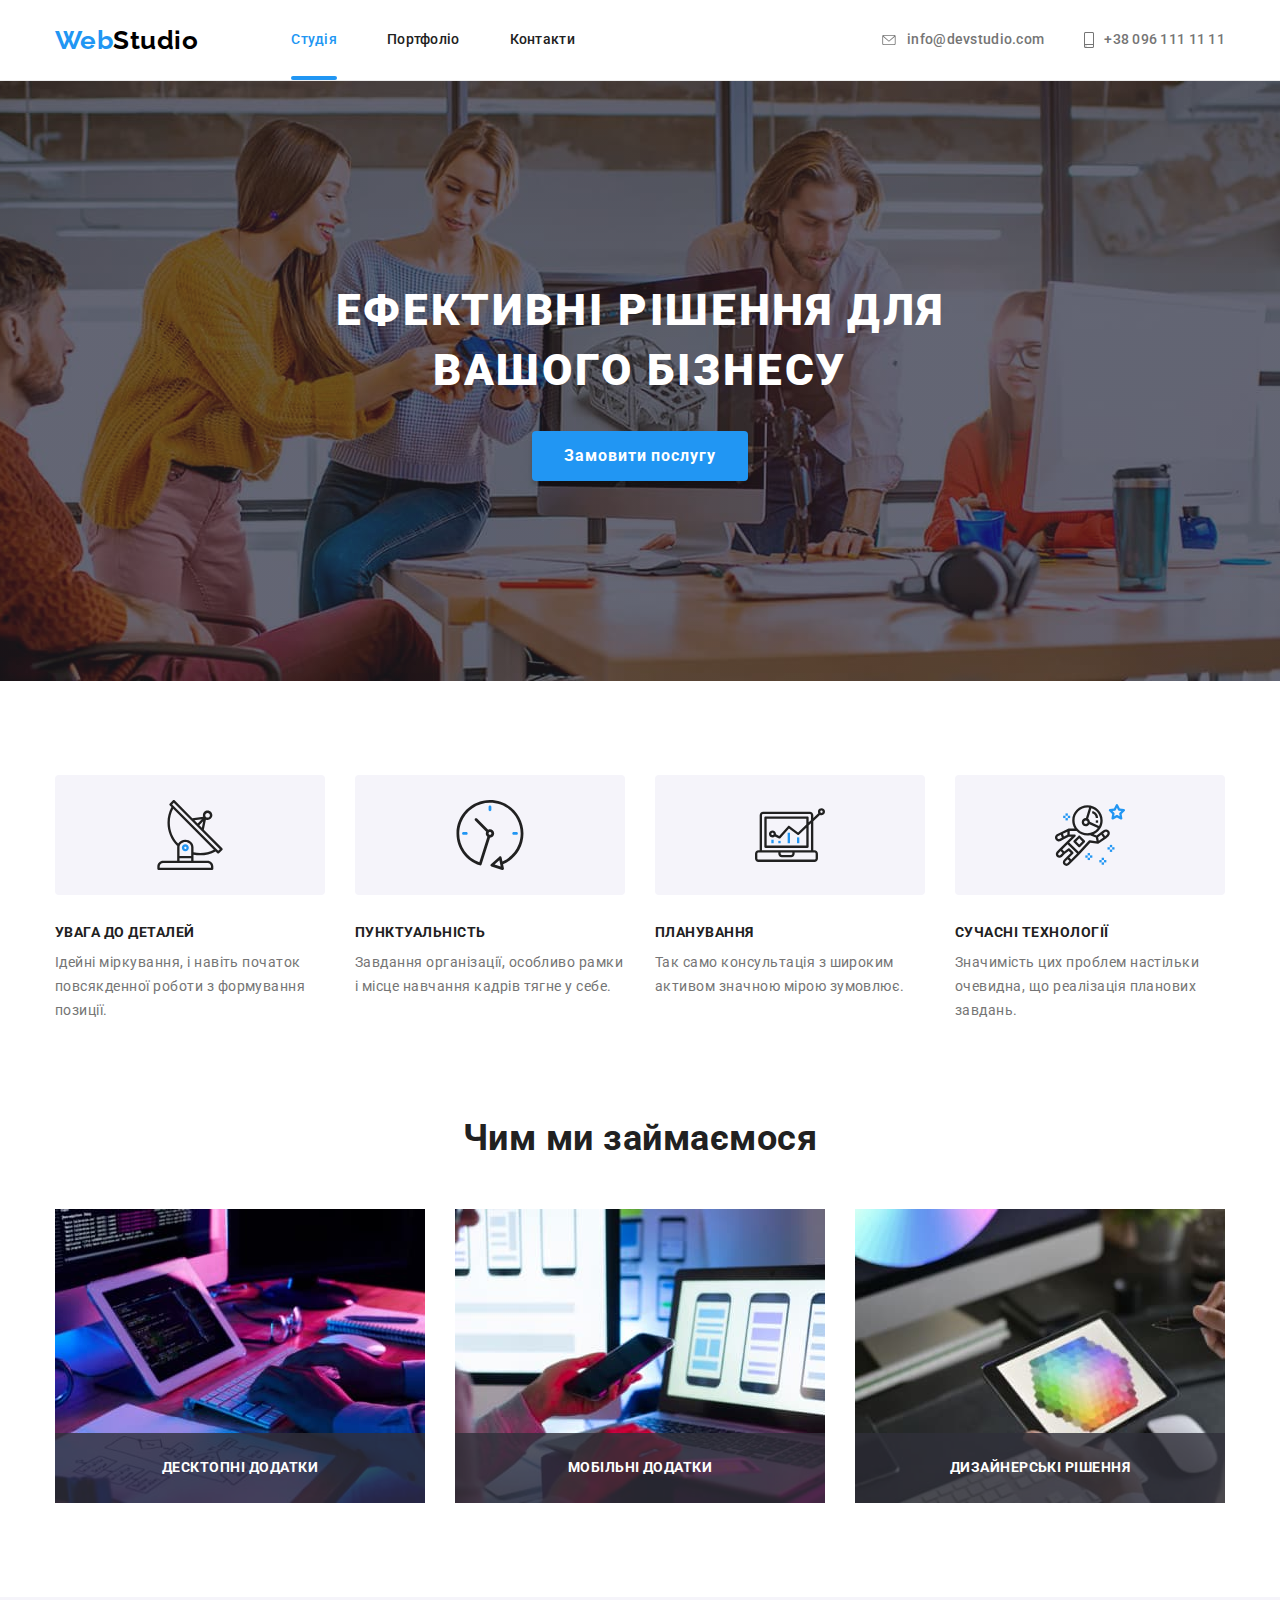
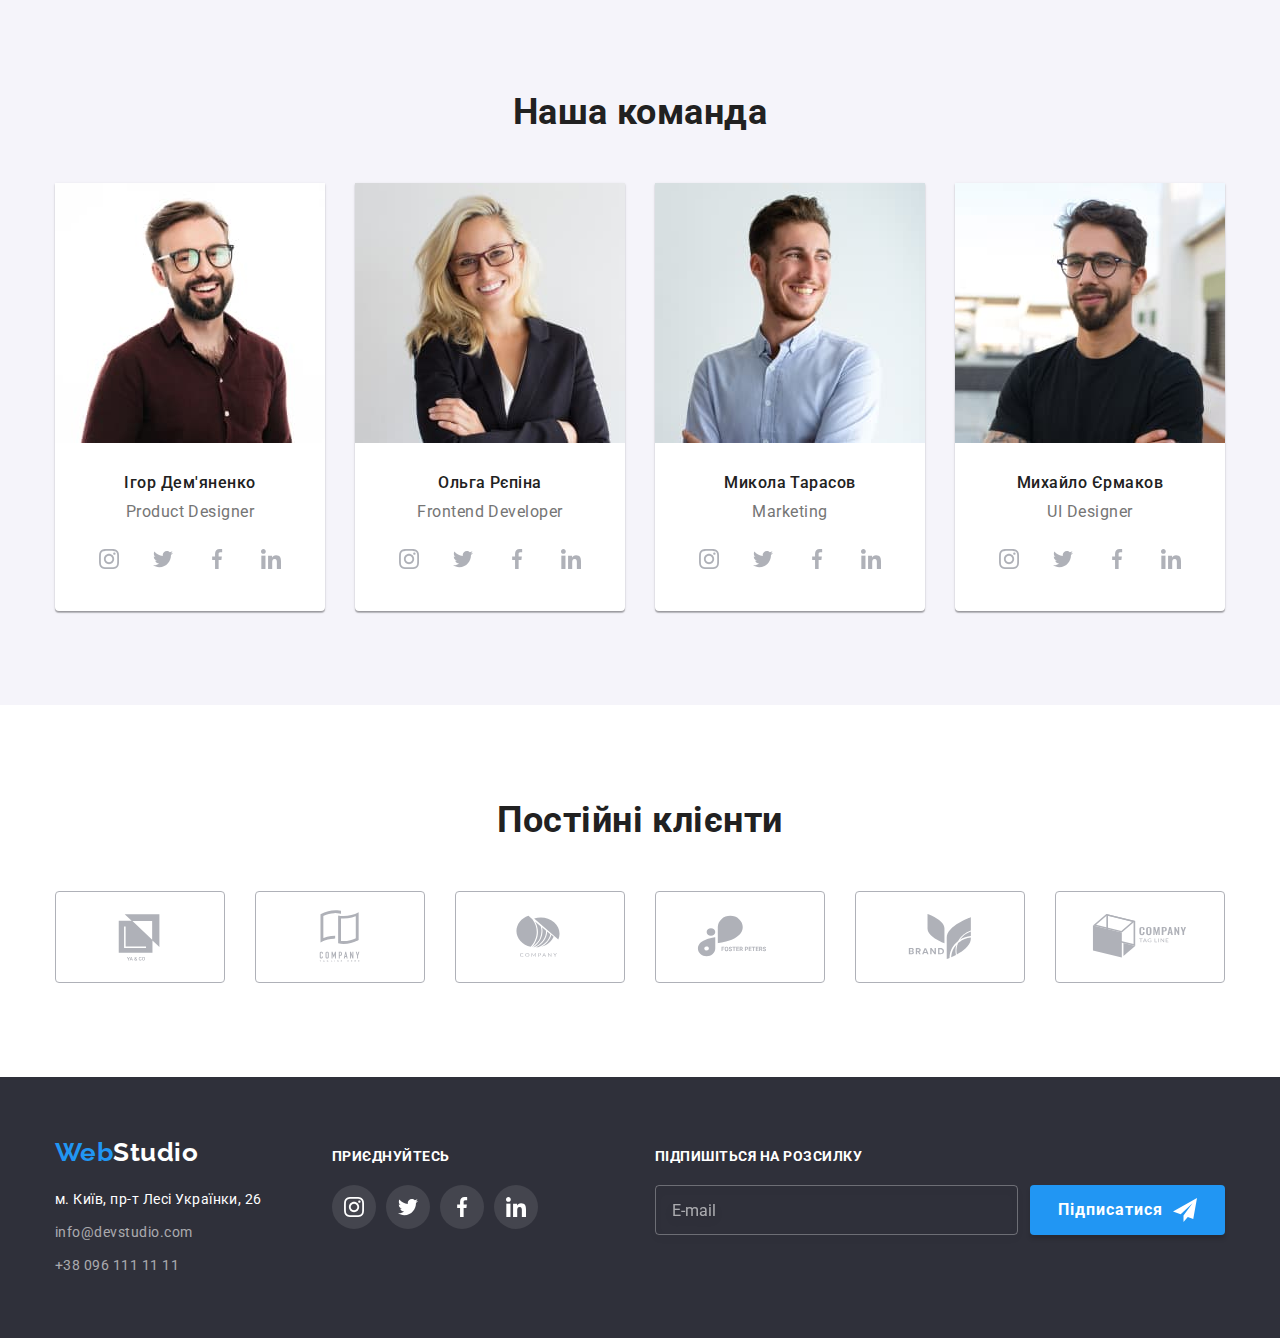
<file: index.html>
<!DOCTYPE html>
<html lang="uk">

<head>
  <meta charset="UTF-8" />
  <meta http-equiv="X-UA-Compatible" content="IE=edge" />
  <meta name="viewport" content="width=device-width, initial-scale=1.0" />
  <title>WebStudio</title>
  <link rel="preconnect" href="https://fonts.googleapis.com" />
  <link rel="preconnect" href="https://fonts.gstatic.com" crossorigin />
  <link href="https://fonts.googleapis.com/css2?family=Raleway:wght@700&family=Roboto:wght@400;500;700;900&display=swap"
    rel="stylesheet" />
  <link rel="stylesheet" href="https://cdn.jsdelivr.net/npm/modern-normalize@1.1.0/modern-normalize.min.css" />
  <link rel="stylesheet" href="./css/main.min.css" />
</head>

<body>
  <header>
    <div class="header container">
      <nav class="nav">
        <a class="logo link" href="./index.html"><span class="logo-element">Web</span>Studio</a>
        <ul class="menu list">
          <li class="menu-item">
            <a class="menu-element link active" href="./index.html">Студія</a>
          </li>
          <li class="menu-item">
            <a class="menu-element link" href="./portfolio.html">Портфоліо</a>
          </li>
          <li class="menu-item"><a class="menu-element link" href="./">Контакти</a></li>
        </ul>
        <ul class="header-contacts list">
          <li class="header-contacts-item">
            <a class="header-contacts-element link" href="mailto:info@devstudio.com">
              <svg class="header-contacts-icon" width="16" height="10">
                <use href="./images/icons.svg#icon-envelope" width="16px" height="10px"></use>
              </svg>
              info@devstudio.com</a>
          </li>
          <li class="header-contacts-item">
            <a class="header-contacts-element link" href="tel:+380961111111">
              <svg class="header-contacts-icon" width="10" height="16">
                <use href="./images/icons.svg#icon-smartphone" width="10px" height="16px"></use>
              </svg>
              +38 096 111 11 11</a>
          </li>
        </ul>
      </nav>
      <button type="button" class="mobile-menu-open" data-menu-open>
        <svg class="mobile-menu-open__icon" width="40" height="40">
          <use href="./images/icons.svg#icon-burger"></use>
        </svg>
      </button>
    </div>
    <div class="mobile-menu" data-menu>
      <div class="container mobile-menu-container">
        <nav class="mobile-nav">
          <ul class="mobile-nav__list list">
            <li class="mobile-nav__item">
              <a class="mobile-nav__element link active" href="./index.html">Студія</a>
            </li>
            <li class="mobile-nav__item">
              <a class="mobile-nav__element link" href="./portfolio.html">Портфоліо</a>
            </li>
            <li class="mobile-nav__item">
              <a class="mobile-nav__element link" href="./">Контакти</a>
            </li>
          </ul>
        </nav>
        <div class="mobile-menu__wrapper">
          <ul class="mobile-menu-list list">
            <li class="mobile-menu-list__item">
              <ul class="mobile-menu-contacts list">
                <li class="mobile-menu-contacts__item">
                  <a class="mobile-menu-contacts__tel link" href="tel:+380961111111">+38 096 111 11 11</a>
                </li>
                <li class="mobile-menu-contacts__item">
                  <a class="mobile-menu-contacts__email link" href="mailto:info@devstudio.com">info@devstudio.com</a>
                </li>
              </ul>
            </li>
            <li class="mobile-menu-list__item">
              <ul class="mobile-menu-social list">
                <li class="mobile-menu-social__item">
                  <a class="mobile-menu-social__link link" href="./">Instagram</a>
                </li>
                <li class="mobile-menu-social__item">
                  <a class="mobile-menu-social__link link" href="./">Twitter</a>
                </li>
                <li class="mobile-menu-social__item">
                  <a class="mobile-menu-social__link link" href="./">Facebook</a>
                </li>
                <li class="mobile-menu-social__item">
                  <a class="mobile-menu-social__link link" href="./">LinkedIn</a>
                </li>
              </ul>
            </li>
          </ul>
        </div>

        <button class="mobile-menu__close-btn" data-menu-close>
          <svg class="mobile-menu__close-icon" width="30" height="30">
            <use href="./images/icons.svg#icon-modal-close"></use>
          </svg>
        </button>
      </div>
    </div>
  </header>
  <main>
    <!-- HERO -->
    <section>
      <div class="hero">
        <h1 class="hero-title">Ефективні рішення для вашого бізнесу</h1>
        <button class="hero-btn" type="button" data-modal-open>Замовити послугу</button>
      </div>
    </section>

    <!-- FEATURES -->
    <section class="section features">
      <div class="container">
        <h2 class="features-title visually-hidden">Особливості</h2>
        <ul class="features-list list">
          <li class="features-list-item">
            <div class="features-icon-wrapper">
              <svg class="features-icon" width="70" height="70">
                <use href="./images/icons.svg#icon-antenna"></use>
              </svg>
            </div>
            <h3 class="features-description-title">УВАГА ДО ДЕТАЛЕЙ</h3>
            <p class="features-description">
              Ідейні міркування, і навіть початок повсякденної роботи з формування позиції.
            </p>
          </li>
          <li class="features-list-item">
            <div class="features-icon-wrapper">
              <svg class="features-icon" width="70" height="70">
                <use href="./images/icons.svg#icon-clock"></use>
              </svg>
            </div>
            <h3 class="features-description-title">ПУНКТУАЛЬНІСТЬ</h3>
            <p class="features-description">
              Завдання організації, особливо рамки і місце навчання кадрів тягне у себе.
            </p>
          </li>
          <li class="features-list-item">
            <div class="features-icon-wrapper">
              <svg class="features-icon" width="70" height="70">
                <use href="./images/icons.svg#icon-diagram"></use>
              </svg>
            </div>
            <h3 class="features-description-title">ПЛАНУВАННЯ</h3>
            <p class="features-description">
              Так само консультація з широким активом значною мірою зумовлює.
            </p>
          </li>
          <li class="features-list-item">
            <div class="features-icon-wrapper">
              <svg class="features-icon" width="70" height="70">
                <use href="./images/icons.svg#icon-astronaut"></use>
              </svg>
            </div>
            <h3 class="features-description-title">СУЧАСНІ ТЕХНОЛОГІЇ</h3>
            <p class="features-description">
              Значимість цих проблем настільки очевидна, що реалізація планових завдань.
            </p>
          </li>
        </ul>
      </div>
    </section>

    <!-- WORK -->
    <section class="section work">
      <div class="container">
        <h2 class="work-title title">Чим ми займаємося</h2>
        <ul class="work-list list">
          <li class="work-list-item">
            <picture>
              <source srcset="./images/work/work1.jpg 1x, ./images/work/work1@2x.jpg 2x" media="(min-width: 1200px)" />
              <img class="work-list-img" src="./images/work/work1.jpg" alt="Десктопні додатки" width="370"
                height="294" />
            </picture>
            <p class="work-list-description">Десктопні додатки</p>
          </li>
          <li class="work-list-item">
            <picture>
              <source srcset="./images/work/work2.jpg 1x, ./images/work/work2@2x.jpg 2x" media="(min-width: 1200px)" />
              <img class="work-list-img" src="./images/work/work2.jpg" alt="Мобільні додатки" width="370"
                height="294" />
            </picture>
            <p class="work-list-description">Мобільні додатки</p>
          </li>
          <li class="work-list-item">
            <picture>
              <source srcset="./images/work/work3.jpg 1x, ./images/work/work3@2x.jpg 2x" media="(min-width: 1200px)" />
              <img class="work-list-img" src="./images/work/work3.jpg" alt="Дизайнерські рішення" width="370"
                height="294" />
            </picture>
            <p class="work-list-description">Дизайнерські рішення</p>
          </li>
        </ul>
      </div>
    </section>

    <!-- TEAM -->
    <section class="section team">
      <div class="container">
        <h2 class="team-title title">Наша команда</h2>
        <ul class="team-list list">
          <li class="team-member">
            <picture>
              <source srcset="
                    ./images/team/demyanenko-desktop.jpg    1x,
                    ./images/team/demyanenko-desktop@2x.jpg 2x
                  " media="(min-width: 1200px)" />
              <source srcset="
                    ./images/team/demyanenko-tablet.jpg    1x,
                    ./images/team/demyanenko-tablet@2x.jpg 2x
                  " media="(min-width: 768px)" />
              <source srcset="
                    ./images/team/demyanenko-mobile@2x.jpg 2x,
                    ./images/team/demyanenko-mobile.jpg    1x
                  " media="(max-width: 767px)" />
              <img class="team-member-photo" src="./images/team/demyanenko-mobile.jpg"
                src="./images/team/demyanenko-desktop.jpg" alt="Ігор Дем'яненко" />
            </picture>
            <h3 class="team-member-name">Ігор Дем'яненко</h3>
            <p class="team-member-position" lang="en">Product Designer</p>
            <ul class="social-list list">
              <li class="social-list-item">
                <a href="" class="social-list-link">
                  <svg class="social-list-icon" width="20" height="20">
                    <use href="./images/icons.svg#icon-instagram"></use>
                  </svg>
                </a>
              </li>
              <li class="social-list-item">
                <a href="" class="social-list-link">
                  <svg class="social-list-icon" width="20" height="20">
                    <use href="./images/icons.svg#icon-twitter"></use>
                  </svg>
                </a>
              </li>
              <li class="social-list-item">
                <a href="" class="social-list-link">
                  <svg class="social-list-icon" width="20" height="20">
                    <use href="./images/icons.svg#icon-facebook"></use>
                  </svg>
                </a>
              </li>
              <li class="social-list-item">
                <a href="" class="social-list-link">
                  <svg class="social-list-icon" width="20" height="20">
                    <use href="./images/icons.svg#icon-linkedin"></use>
                  </svg>
                </a>
              </li>
            </ul>
          </li>
          <li class="team-member">
            <picture>
              <source srcset="
                    ./images/team/repina-desktop.jpg    1x,
                    ./images/team/repina-desktop@2x.jpg 2x
                  " media="(min-width: 1200px)" />
              <source srcset="./images/team/repina-tablet.jpg 1x, ./images/team/repina-tablet@2x.jpg 2x"
                media="(min-width: 768px)" />
              <source srcset="./images/team/repina-mobile@2x.jpg 2x, ./images/team/repina-mobile.jpg 1x"
                media="(max-width: 767px)" />
              <img class="team-member-photo" src="./images/team/repina-mobile.jpg" alt="Ольга Рєпіна" />
            </picture>
            <h3 class="team-member-name">Ольга Рєпіна</h3>
            <p class="team-member-position" lang="en">Frontend Developer</p>
            <ul class="social-list list">
              <li class="social-list-item">
                <a href="" class="social-list-link">
                  <svg class="social-list-icon" width="20" height="20">
                    <use href="./images/icons.svg#icon-instagram"></use>
                  </svg>
                </a>
              </li>
              <li class="social-list-item">
                <a href="" class="social-list-link">
                  <svg class="social-list-icon" width="20" height="20">
                    <use href="./images/icons.svg#icon-twitter"></use>
                  </svg>
                </a>
              </li>
              <li class="social-list-item">
                <a href="" class="social-list-link">
                  <svg class="social-list-icon" width="20" height="20">
                    <use href="./images/icons.svg#icon-facebook"></use>
                  </svg>
                </a>
              </li>
              <li class="social-list-item">
                <a href="" class="social-list-link">
                  <svg class="social-list-icon" width="20" height="20">
                    <use href="./images/icons.svg#icon-linkedin"></use>
                  </svg>
                </a>
              </li>
            </ul>
          </li>
          <li class="team-member">
            <picture>
              <source srcset="
                    ./images/team/tarasov-desktop.jpg    1x,
                    ./images/team/tarasov-desktop@2x.jpg 2x
                  " media="(min-width: 1200px)" />
              <source srcset="
                    ./images/team/tarasov-tablet.jpg    1x,
                    ./images/team/tarasov-tablet@2x.jpg 2x
                  " media="(min-width: 768px)" />
              <source srcset="
                    ./images/team/tarasov-mobile@2x.jpg 2x,
                    ./images/team/tarasov-mobile.jpg    1x
                  " media="(max-width: 767px)" />
              <img class="team-member-photo" src="./images/team/tarasov-mobile.jpg" alt="Микола Тарасов" />
            </picture>

            <h3 class="team-member-name">Микола Тарасов</h3>
            <p class="team-member-position" lang="en">Marketing</p>
            <ul class="social-list list">
              <li class="social-list-item">
                <a href="" class="social-list-link">
                  <svg class="social-list-icon" width="20" height="20">
                    <use href="./images/icons.svg#icon-instagram"></use>
                  </svg>
                </a>
              </li>
              <li class="social-list-item">
                <a href="" class="social-list-link">
                  <svg class="social-list-icon" width="20" height="20">
                    <use href="./images/icons.svg#icon-twitter"></use>
                  </svg>
                </a>
              </li>
              <li class="social-list-item">
                <a href="" class="social-list-link">
                  <svg class="social-list-icon" width="20" height="20">
                    <use href="./images/icons.svg#icon-facebook"></use>
                  </svg>
                </a>
              </li>
              <li class="social-list-item">
                <a href="" class="social-list-link">
                  <svg class="social-list-icon" width="20" height="20">
                    <use href="./images/icons.svg#icon-linkedin"></use>
                  </svg>
                </a>
              </li>
            </ul>
          </li>
          <li class="team-member">
            <picture>
              <source srcset="
                    ./images/team/ermakov-desktop.jpg    1x,
                    ./images/team/ermakov-desktop@2x.jpg 2x
                  " media="(min-width: 1200px)" />
              <source srcset="
                    ./images/team/ermakov-tablet.jpg    1x,
                    ./images/team/ermakov-tablet@2x.jpg 2x
                  " media="(min-width: 768px)" />
              <source srcset="
                    ./images/team/ermakov-mobile@2x.jpg 2x,
                    ./images/team/ermakov-mobile.jpg    1x
                  " media="(max-width: 767px)" />
              <img class="team-member-photo" src="./images/team/ermakov-mobile.jpg" alt="Михайло Єрмаков" />
            </picture>
            <h3 class="team-member-name">Михайло Єрмаков</h3>
            <p class="team-member-position" lang="en">UI Designer</p>
            <ul class="social-list list">
              <li class="social-list-item">
                <a href="" class="social-list-link">
                  <svg class="social-list-icon" width="20" height="20">
                    <use href="./images/icons.svg#icon-instagram"></use>
                  </svg>
                </a>
              </li>
              <li class="social-list-item">
                <a href="" class="social-list-link">
                  <svg class="social-list-icon" width="20" height="20">
                    <use href="./images/icons.svg#icon-twitter"></use>
                  </svg>
                </a>
              </li>
              <li class="social-list-item">
                <a href="" class="social-list-link">
                  <svg class="social-list-icon" width="20" height="20">
                    <use href="./images/icons.svg#icon-facebook"></use>
                  </svg>
                </a>
              </li>
              <li class="social-list-item">
                <a href="" class="social-list-link">
                  <svg class="social-list-icon" width="20" height="20">
                    <use href="./images/icons.svg#icon-linkedin"></use>
                  </svg>
                </a>
              </li>
            </ul>
          </li>
        </ul>
      </div>
    </section>

    <!-- CLIENTS -->
    <section class="section">
      <div class="container">
        <h2 class="clients-title title">Постійні клієнти</h2>
        <ul class="clients-list list">
          <li class="clients-item">
            <a href="" class="client-link">
              <svg class="client-icon" width="106" height="60">
                <use href="./images/icons.svg#icon-logoi"></use>
              </svg>
            </a>
          </li>
          <li class="clients-item">
            <a href="" class="client-link">
              <svg class="client-icon" width="106" height="60">
                <use href="./images/icons.svg#icon-logoii"></use>
              </svg>
            </a>
          </li>
          <li class="clients-item">
            <a href="" class="client-link">
              <svg class="client-icon" width="106" height="60">
                <use href="./images/icons.svg#icon-logoiii"></use>
              </svg>
            </a>
          </li>
          <li class="clients-item">
            <a href="" class="client-link">
              <svg class="client-icon" width="106" height="60">
                <use href="./images/icons.svg#icon-logoiv"></use>
              </svg>
            </a>
          </li>
          <li class="clients-item">
            <a href="" class="client-link">
              <svg class="client-icon" width="106" height="60">
                <use href="./images/icons.svg#icon-logov"></use>
              </svg>
            </a>
          </li>
          <li class="clients-item">
            <a href="" class="client-link">
              <svg class="client-icon" width="106" height="60">
                <use href="./images/icons.svg#icon-logovi"></use>
              </svg>
            </a>
          </li>
        </ul>
      </div>
    </section>
  </main>
  <footer>
    <div class="container footer">
      <div class="footer-adress">
        <a class="footer-logo logo link" href="./index.html"><span class="logo-element">Web</span>Studio</a>
        <address>
          <div class="address">
            <p class="address-text">м. Київ, пр-т Лесі Українки, 26</p>
            <a class="footer-contacts-element link" href="mailto:info@devstudio.com">info@devstudio.com</a>
            <a class="footer-contacts-element link" href="tel:+380961111111">+38 096 111 11 11</a>
          </div>
        </address>
      </div>
      <div class="footer-social">
        <h3 class="footer-element-title">приєднуйтесь</h3>
        <ul class="social-list list">
          <li class="social-list-item">
            <a href="" class="social-list-link">
              <svg class="social-list-icon" width="20" height="20">
                <use href="./images/icons.svg#icon-instagram"></use>
              </svg>
            </a>
          </li>
          <li class="social-list-item">
            <a href="" class="social-list-link">
              <svg class="social-list-icon" width="20" height="20">
                <use href="./images/icons.svg#icon-twitter"></use>
              </svg>
            </a>
          </li>
          <li class="social-list-item">
            <a href="" class="social-list-link">
              <svg class="social-list-icon" width="20" height="20">
                <use href="./images/icons.svg#icon-facebook"></use>
              </svg>
            </a>
          </li>
          <li class="social-list-item">
            <a href="" class="social-list-link">
              <svg class="social-list-icon" width="20" height="20">
                <use href="./images/icons.svg#icon-linkedin"></use>
              </svg>
            </a>
          </li>
        </ul>
      </div>

      <div class="footer-subscribe">
        <p class="subscribe-email-desc">Підпишіться на розсилку</p>
        <form class="subscribe">
          <input type="email" name="subscribe-email" class="subscribe-input" placeholder="E-mail" />
          <button class="subscribe-btn" type="submit">
            Підписатися
            <svg class="subscribe-icon" width="24" height="24">
              <use href="./images/icons.svg#icon-send"></use>
            </svg>
          </button>
        </form>
      </div>
    </div>
  </footer>

  <div class="backdrop is-hidden" data-modal>
    <div class="modal">
      <p class="modal-form-desc">Залиште свої дані, ми вам передзвонимо</p>
      <form class="modal-form">
        <label class="modal-form-field">
          <span class="modal-form-input-desc">Ім'я</span>
          <span class="modal-form-input-wrapper">
            <input type="text" name="name" class="modal-form-input" required />
            <svg class="modal-form-input-icon" width="18" height="18">
              <use href="./images/icons.svg#icon-person-modal"></use>
            </svg>
          </span>
        </label>
        <label class="modal-form-field">
          <span class="modal-form-input-desc">Телефон</span>
          <span class="modal-form-input-wrapper">
            <input type="tel" name="phone" class="modal-form-input" required />
            <svg class="modal-form-input-icon" width="18" height="18">
              <use href="./images/icons.svg#icon-phone-modal"></use>
            </svg>
          </span>
        </label>
        <label class="modal-form-field">
          <span class="modal-form-input-desc">Пошта</span>
          <span class="modal-form-input-wrapper">
            <input type="email" name="email" class="modal-form-input" required />
            <svg class="modal-form-input-icon" width="18" height="18">
              <use href="./images/icons.svg#icon-email-modal"></use>
            </svg>
          </span>
        </label>
        <label class="modal-form-field">
          <span class="modal-form-input-desc">Коментар</span>
          <textarea name="comment" class="modal-form-comment" placeholder="Введіть текст"></textarea>
        </label>
        <input id="user-policy" type="checkbox" class="modal-form-check visually-hidden" />
        <label for="user-policy" class="modal-form-check-desc">
          Погоджуюся з розсилкою та приймаю&nbsp;
          <a href="" class="modal-form-check-agr">Умови договору</a>
        </label>
        <button class="modal-form-btn">Відправити</button>
      </form>
      <button type="button" class="modal-close-btn" data-modal-close>
        <svg class="modal-close-btn-item" width="18" height="18">
          <use href="./images/icons.svg#icon-modal-close"></use>
        </svg>
      </button>
    </div>
  </div>

  <script src="./js/modal.js"></script>
  <script src="./js/mobile-menu.js"></script>
</body>

</html>
</file>
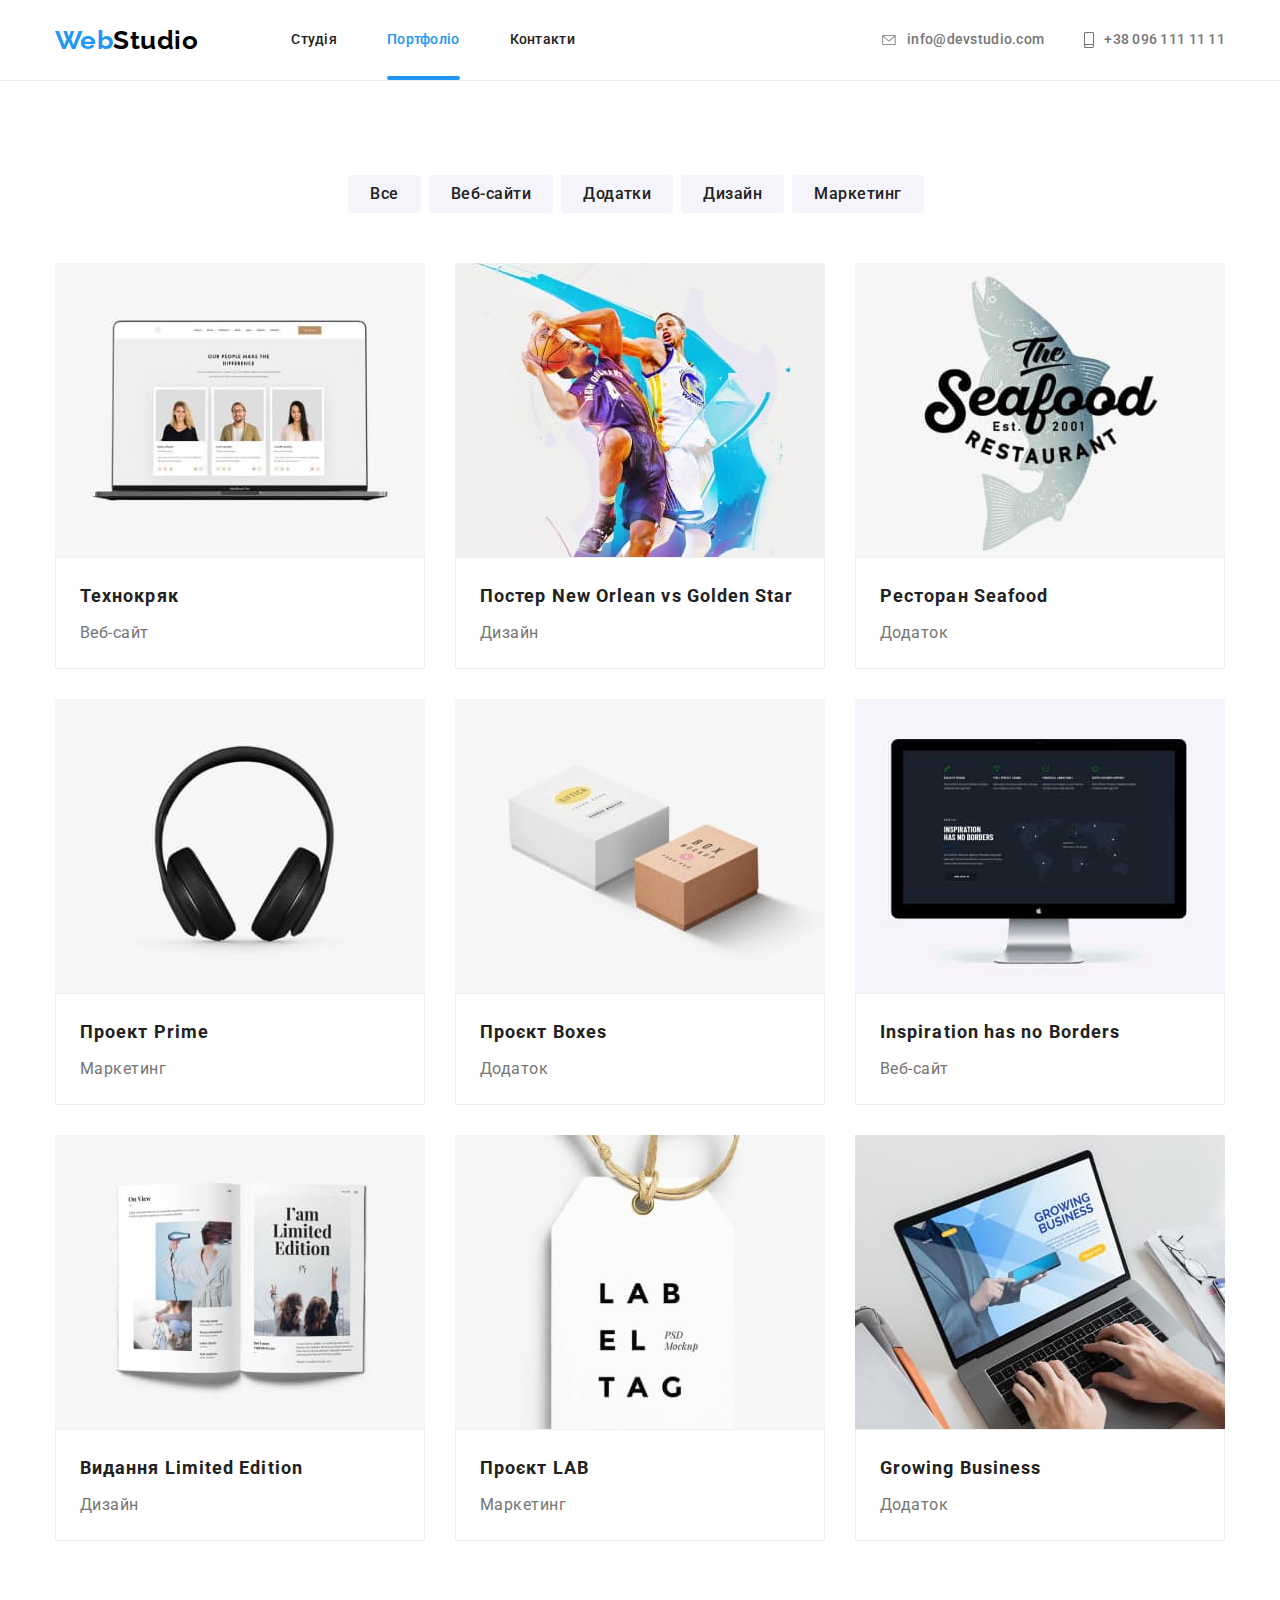
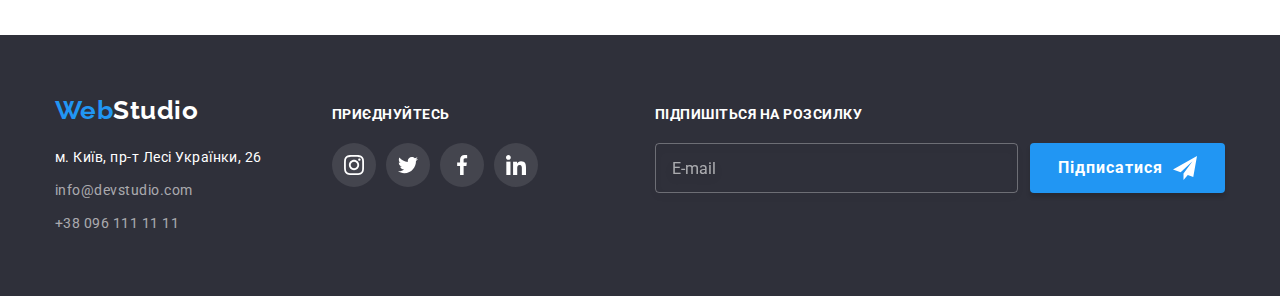
<file: portfolio.html>
<!DOCTYPE html>
<html lang="ru">

<head>
  <meta charset="UTF-8" />
  <meta http-equiv="X-UA-Compatible" content="IE=edge" />
  <meta name="viewport" content="width=device-width, initial-scale=1.0" />
  <title>WebStudio</title>
  <link rel="preconnect" href="https://fonts.googleapis.com" />
  <link rel="preconnect" href="https://fonts.gstatic.com" crossorigin />
  <link href="https://fonts.googleapis.com/css2?family=Raleway:wght@700&family=Roboto:wght@400;500;700;900&display=swap"
    rel="stylesheet" />
  <link rel="stylesheet" href="https://cdn.jsdelivr.net/npm/modern-normalize@1.1.0/modern-normalize.min.css" />
  <link rel="stylesheet" href="./css/main.min.css" />
</head>

<body>
  <header>
    <div class="header container">
      <nav class="nav">
        <a class="logo link" href="./index.html"><span class="logo-element">Web</span>Studio</a>
        <ul class="menu list">
          <li class="menu-item">
            <a class="menu-element link" href="./index.html">Студія</a>
          </li>
          <li class="menu-item">
            <a class="menu-element link active" href="./portfolio.html">Портфоліо</a>
          </li>
          <li class="menu-item"><a class="menu-element link" href="./">Контакти</a></li>
        </ul>
        <ul class="header-contacts list">
          <li class="header-contacts-item">
            <a class="header-contacts-element link" href="mailto:info@devstudio.com">
              <svg class="header-contacts-icon" width="16" height="10">
                <use href="./images/icons.svg#icon-envelope" width="16px" height="10px"></use>
              </svg>
              info@devstudio.com</a>
          </li>
          <li class="header-contacts-item">
            <a class="header-contacts-element link" href="tel:+380961111111">
              <svg class="header-contacts-icon" width="10" height="16">
                <use href="./images/icons.svg#icon-smartphone" width="10px" height="16px"></use>
              </svg>
              +38 096 111 11 11</a>
          </li>
        </ul>
      </nav>
      <button type="button" class="mobile-menu-open" data-menu-open>
        <svg class="mobile-menu-open__icon" width="40" height="40">
          <use href="./images/icons.svg#icon-burger"></use>
        </svg>
      </button>
    </div>
    <div class="mobile-menu" data-menu>
      <div class="container mobile-menu-container">
        <nav class="mobile-nav">
          <ul class="mobile-nav__list list">
            <li class="mobile-nav__item">
              <a class="mobile-nav__element link" href="./index.html">Студія</a>
            </li>
            <li class="mobile-nav__item">
              <a class="mobile-nav__element link active" href="./portfolio.html">Портфоліо</a>
            </li>
            <li class="mobile-nav__item">
              <a class="mobile-nav__element link" href="./">Контакти</a>
            </li>
          </ul>
        </nav>
        <div class="mobile-menu__wrapper">
          <ul class="mobile-menu-list list">
            <li class="mobile-menu-list__item">
              <ul class="mobile-menu-contacts list">
                <li class="mobile-menu-contacts__item">
                  <a class="mobile-menu-contacts__tel link" href="tel:+380961111111">+38 096 111 11 11</a>
                </li>
                <li class="mobile-menu-contacts__item">
                  <a class="mobile-menu-contacts__email link" href="mailto:info@devstudio.com">info@devstudio.com</a>
                </li>
              </ul>
            </li>
            <li class="mobile-menu-list__item">
              <ul class="mobile-menu-social list">
                <li class="mobile-menu-social__item">
                  <a class="mobile-menu-social__link link" href="./">Instagram</a>
                </li>
                <li class="mobile-menu-social__item">
                  <a class="mobile-menu-social__link link" href="./">Twitter</a>
                </li>
                <li class="mobile-menu-social__item">
                  <a class="mobile-menu-social__link link" href="./">Facebook</a>
                </li>
                <li class="mobile-menu-social__item">
                  <a class="mobile-menu-social__link link" href="./">LinkedIn</a>
                </li>
              </ul>
            </li>
          </ul>
        </div>
        <button class="mobile-menu__close-btn" data-menu-close>
          <svg class="mobile-menu__close-icon" width="30" height="30">
            <use href="./images/icons.svg#icon-modal-close"></use>
          </svg>
        </button>
      </div>

    </div>
  </header>
  <main>
    <!-- PORTFOLIO -->
    <section class="section">
      <div class="container portfolio">
        <h1 class="portfolio-title visually-hidden">Портфоліо</h1>
        <h2 class="filter-title visually-hidden">Фільтр</h2>
        <ul class="filter-list list">
          <li><button class="filter-btn" type="button">Все</button></li>
          <li><button class="filter-btn" type="button">Веб-сайти</button></li>
          <li><button class="filter-btn" type="button">Додатки</button></li>
          <li><button class="filter-btn" type="button">Дизайн</button></li>
          <li><button class="filter-btn" type="button">Маркетинг</button></li>
        </ul>
        <h2 class="projects-list-title visually-hidden">Роботи</h2>
        <ul class="projects-list list">
          <li class="projects-list-item">
            <a href="" class="project-link link">
              <div class="project-img-wrapper">
                <picture>
                  <source srcset="
                    ./images/projects/tehnokryak-desktop.jpg    1x,
                    ./images/projects/tehnokryak-desktop@2x.jpg 2x
                  " media="(min-width: 1200px)" />
                  <source srcset="
                    ./images/projects/tehnokryak-tablet.jpg    1x,
                    ./images/projects/tehnokryak-tablet@2x.jpg 2x
                  " media="(min-width: 768px)" />
                  <source srcset="
                    ./images/projects/tehnokryak-mobile@2x.jpg 2x,
                    ./images/projects/tehnokryak-mobile.jpg    1x
                  " media="(max-width: 767px)" />
                  <img class="project-img" src="./images/projects/tehnokryak-mobile.jpg" alt="Технокряк" />
                </picture>
                <p class="project-overlay">Ресурс пропонує комплексні пропозиції з різним рівнем функціоналу та
                  сервісів. Все це дозволить відвідувачу отримати
                  вичерпні відомості про компанію чи приватну особу.</p>
              </div>
              <div class="project-info">
                <h3 class="project-title">Технокряк</h3>
                <p class="project-description">Веб-сайт</p>
              </div>
            </a>
          </li>
          <li class="projects-list-item">
            <a href="" class="project-link link">
              <div class="project-img-wrapper">
                <picture>
                  <source srcset="
                    ./images/projects/poster-desktop.jpg    1x,
                    ./images/projects/poster-desktop@2x.jpg 2x
                  " media="(min-width: 1200px)" />
                  <source srcset="
                    ./images/projects/poster-tablet.jpg    1x,
                    ./images/projects/poster-tablet@2x.jpg 2x
                  " media="(min-width: 768px)" />
                  <source srcset="
                    ./images/projects/poster-mobile@2x.jpg 2x,
                    ./images/projects/poster-mobile.jpg    1x
                  " media="(max-width: 767px)" />
                  <img class="project-img" src="./images/projects/poster-mobile.jpg"
                    alt="Постер Нью Орлеан проти Голден Стар" />
                </picture>
                <p class="project-overlay">Lorem ipsum dolor sit amet consectetur adipisicing elit. Assumenda labore
                  quam similique, doloribus modi possimus reprehenderit autem saepe mollitia sit.</p>
              </div>
              <div class="project-info">
                <h3 class="project-title">Постер <span lang="en">New Orlean vs Golden Star</span></h3>
                <p class="project-description">Дизайн</p>
              </div>
            </a>
          </li>
          <li class="projects-list-item">
            <a href="" class="project-link link">
              <div class="project-img-wrapper">
                <picture>
                  <source srcset="
                    ./images/projects/seafood-desktop.jpg    1x,
                    ./images/projects/seafood-desktop@2x.jpg 2x
                  " media="(min-width: 1200px)" />
                  <source srcset="
                    ./images/projects/seafood-tablet.jpg    1x,
                    ./images/projects/seafood-tablet@2x.jpg 2x
                  " media="(min-width: 768px)" />
                  <source srcset="
                    ./images/projects/seafood-mobile@2x.jpg 2x,
                    ./images/projects/seafood-mobile.jpg    1x
                  " media="(max-width: 767px)" />
                  <img class="project-img" src="./images/projects/seafood-mobile.jpg" alt="Ресторан Сіфуд" />
                </picture>

                <p class="project-overlay">Lorem ipsum dolor sit amet consectetur adipisicing elit. Et quo libero quidem
                  at, odit voluptatum deserunt in qui labore ipsa ut quibusdam sequi accusantium, fugiat hic possimus?
                  Maxime, nisi similique.</p>
              </div>
              <div class="project-info">
                <h3 class="project-title">Ресторан <span lang="en">Seafood</span></h3>
                <p class="project-description">Додаток</p>
              </div>
            </a>
          </li>
          <li class="projects-list-item">
            <a href="" class="project-link link">
              <div class="project-img-wrapper">
                <picture>
                  <source srcset="
                    ./images/projects/prime-desktop.jpg    1x,
                    ./images/projects/prime-desktop@2x.jpg 2x
                  " media="(min-width: 1200px)" />
                  <source srcset="
                    ./images/projects/prime-tablet.jpg    1x,
                    ./images/projects/prime-tablet@2x.jpg 2x
                  " media="(min-width: 768px)" />
                  <source srcset="
                    ./images/projects/prime-mobile@2x.jpg 2x,
                    ./images/projects/prime-mobile.jpg    1x
                  " media="(max-width: 767px)" />
                  <img class="project-img" src="./images/projects/prime-mobile.jpg" alt="Проєкт Прайм" />
                </picture>

                <p class="project-overlay">Lorem, ipsum dolor sit amet consectetur adipisicing elit. Quod, et dicta
                  explicabo ipsum beatae recusandae quibusdam expedita mollitia praesentium laboriosam deleniti. Atque
                  vel, officia officiis tempore iure recusandae magnam facere!</p>
              </div>
              <div class="project-info">
                <h3 class="project-title">Проект <span lang="en">Prime</span></h3>
                <p class="project-description">Маркетинг</p>
              </div>
            </a>
          </li>
          <li class="projects-list-item">
            <a href="" class="project-link link">
              <div class="project-img-wrapper">
                <picture>
                  <source srcset="
                    ./images/projects/boxes-desktop.jpg    1x,
                    ./images/projects/boxes-desktop@2x.jpg 2x
                  " media="(min-width: 1200px)" />
                  <source srcset="
                    ./images/projects/boxes-tablet.jpg    1x,
                    ./images/projects/boxes-tablet@2x.jpg 2x
                  " media="(min-width: 768px)" />
                  <source srcset="
                    ./images/projects/boxes-mobile@2x.jpg 2x,
                    ./images/projects/boxes-mobile.jpg    1x
                  " media="(max-width: 767px)" />
                  <img class="project-img" src="./images/projects/boxes-mobile.jpg" alt="Проєкт Боксиз" />
                </picture>
                <p class="project-overlay">Lorem ipsum dolor sit, amet consectetur adipisicing elit. Beatae molestias
                  placeat, dolor delectus dolore ab aut! Suscipit ea nam natus id, officia unde rerum fugiat iste. Fuga
                  earum distinctio alias.</p>
              </div>
              <div class="project-info">
                <h3 class="project-title">Проєкт <span lang="en">Boxes</span></h3>
                <p class="project-description">Додаток</p>
              </div>
            </a>
          </li>
          <li class="projects-list-item">
            <a href="" class="project-link link">
              <div class="project-img-wrapper">
                <picture>
                  <source srcset="
                    ./images/projects/inspiration-desktop.jpg    1x,
                    ./images/projects/inspiration-desktop@2x.jpg 2x
                  " media="(min-width: 1200px)" />
                  <source srcset="
                    ./images/projects/inspiration-tablet.jpg    1x,
                    ./images/projects/inspiration-tablet@2x.jpg 2x
                  " media="(min-width: 768px)" />
                  <source srcset="
                    ./images/projects/inspiration-mobile@2x.jpg 2x,
                    ./images/projects/inspiration-mobile.jpg    1x
                  " media="(max-width: 767px)" />
                  <img class="project-img" src="./images/projects/inspiration-mobile.jpg"
                    alt="Натхнення не має кордонів" />
                </picture>
                <p class="project-overlay">Lorem ipsum dolor sit amet consectetur adipisicing elit. Eligendi, sit
                  impedit eius quis similique ipsa unde sunt ad, tenetur tempore eos harum culpa modi neque magni quidem
                  odit. Doloremque, quasi?</p>
              </div>
              <div class="project-info">
                <h3 lang="en" class="project-title">Inspiration has no Borders</h3>
                <p class="project-description">Веб-сайт</p>
              </div>
            </a>
          </li>
          <li class="projects-list-item">
            <a href="" class="project-link link">
              <div class="project-img-wrapper">
                <picture>
                  <source srcset="
                    ./images/projects/limited-desktop.jpg    1x,
                    ./images/projects/limited-desktop@2x.jpg 2x
                  " media="(min-width: 1200px)" />
                  <source srcset="
                    ./images/projects/limited-tablet.jpg    1x,
                    ./images/projects/limited-tablet@2x.jpg 2x
                  " media="(min-width: 768px)" />
                  <source srcset="
                    ./images/projects/limited-mobile@2x.jpg 2x,
                    ./images/projects/limited-mobile.jpg    1x
                  " media="(max-width: 767px)" />
                  <img class="project-img" src="./images/projects/limited-mobile.jpg" alt="Видання Обмежена Серія" />
                </picture>

                <p class="project-overlay">Lorem ipsum dolor sit amet, consectetur adipisicing elit. Sunt, nostrum quasi
                  pariatur commodi nesciunt modi distinctio eveniet neque ea nisi eaque totam dolor repellendus
                  doloribus. Beatae quae impedit debitis voluptatem.</p>
              </div>
              <div class="project-info">
                <h3 class="project-title">Видання <span lang="en">Limited Edition</span></h3>
                <p class="project-description">Дизайн</p>
              </div>
            </a>
          </li>
          <li class="projects-list-item">
            <a href="" class="project-link link">
              <div class="project-img-wrapper">
                <picture>
                  <source srcset="
                    ./images/projects/lab-desktop.jpg    1x,
                    ./images/projects/lab-desktop@2x.jpg 2x
                  " media="(min-width: 1200px)" />
                  <source srcset="
                    ./images/projects/lab-tablet.jpg    1x,
                    ./images/projects/lab-tablet@2x.jpg 2x
                  " media="(min-width: 768px)" />
                  <source srcset="
                    ./images/projects/lab-mobile@2x.jpg 2x,
                    ./images/projects/lab-mobile.jpg    1x
                  " media="(max-width: 767px)" />
                  <img class="project-img" src="./images/projects/lab-mobile.jpg" alt="Проєкт ЛАБ" />
                </picture>
                <p class="project-overlay">Lorem ipsum dolor sit amet consectetur adipisicing elit. Nam rem earum
                  voluptates architecto fugiat, in harum voluptatibus beatae molestiae tenetur quis expedita cum, eaque
                  porro rerum corporis optio omnis unde.</p>
              </div>
              <div class="project-info">
                <h3 class="project-title">Проєкт <span lang="en">LAB</span></h3>
                <p class="project-description">Маркетинг</p>
              </div>
            </a>
          </li>
          <li class="projects-list-item">
            <a href="" class="project-link link">
              <div class="project-img-wrapper">
                <picture>
                  <source srcset="
                    ./images/projects/gb-desktop.jpg    1x,
                    ./images/projects/gb-desktop@2x.jpg 2x
                  " media="(min-width: 1200px)" />
                  <source srcset="
                    ./images/projects/gb-tablet.jpg    1x,
                    ./images/projects/gb-tablet@2x.jpg 2x
                  " media="(min-width: 768px)" />
                  <source srcset="
                    ./images/projects/gb-mobile@2x.jpg 2x,
                    ./images/projects/gb-mobile.jpg    1x
                  " media="(max-width: 767px)" />
                  <img class="project-img" src="./images/projects/gb-mobile.jpg" alt="Зростаючий бізнес" />
                </picture>
                <p class="project-overlay">Lorem ipsum dolor sit, amet consectetur adipisicing elit. Aliquam quam dolor
                  quos, eius numquam aspernatur iste exercitationem? Alias voluptatibus ab, corrupti, maxime inventore,
                  earum iure aspernatur illum accusantium tenetur sed.</p>
              </div>
              <div class="project-info">
                <h3 lang="en" class="project-title">Growing Business</h3>
                <p class="project-description">Додаток</p>
              </div>
            </a>
          </li>
        </ul>
      </div>
  </main>
  <footer>
    <div class="container footer">
      <div class="footer-adress">
        <a class="footer-logo logo link" href="./index.html"><span class="logo-element">Web</span>Studio</a>
        <address>
          <div class="address">
            <p class="address-text">м. Київ, пр-т Лесі Українки, 26</p>
            <a class="footer-contacts-element link" href="mailto:info@devstudio.com">info@devstudio.com</a>
            <a class="footer-contacts-element link" href="tel:+380961111111">+38 096 111 11 11</a>
          </div>
        </address>
      </div>
      <div class="footer-social">
        <h3 class="footer-element-title">приєднуйтесь</h3>
        <ul class="social-list list">
          <li class="social-list-item">
            <a href="" class="social-list-link">
              <svg class="social-list-icon" width="20" height="20">
                <use href="./images/icons.svg#icon-instagram"></use>
              </svg>
            </a>
          </li>
          <li class="social-list-item">
            <a href="" class="social-list-link">
              <svg class="social-list-icon" width="20" height="20">
                <use href="./images/icons.svg#icon-twitter"></use>
              </svg>
            </a>
          </li>
          <li class="social-list-item">
            <a href="" class="social-list-link">
              <svg class="social-list-icon" width="20" height="20">
                <use href="./images/icons.svg#icon-facebook"></use>
              </svg>
            </a>
          </li>
          <li class="social-list-item">
            <a href="" class="social-list-link">
              <svg class="social-list-icon" width="20" height="20">
                <use href="./images/icons.svg#icon-linkedin"></use>
              </svg>
            </a>
          </li>
        </ul>
      </div>
      <div class="footer-subscribe">
        <p class="subscribe-email-desc">Підпишіться на розсилку</p>
        <form class="subscribe">
          <input type="email" name="subscribe-email" class="subscribe-input" placeholder="E-mail">
          <button class="subscribe-btn" type="submit">Підписатися
            <svg class="subscribe-icon" width="24" height="24">
              <use href="./images/icons.svg#icon-send"></use>
            </svg>
          </button>
        </form>
      </div>
    </div>
  </footer>

  <script src="./js/mobile-menu.js"></script>
</body>

</html>
</file>
<file: css/main.min.css>
:root{--primary-text-color: #757575;--secondary-text-color: #212121;--primary-white-color: #ffffff;--accent-color: #2196f3;--primary-font-family: "Roboto", sans-serif;--secondary-font-family: "Raleway", sans-serif;--primary-icon-color: #afb1b8;--transition-dur-and-func: 250ms cubic-bezier(0.4, 0, 0.2, 1)}.visually-hidden{position:absolute;width:1px;height:1px;margin:-1px;border:0;padding:0;white-space:nowrap;clip-path:inset(100%);clip:rect(0 0 0 0);overflow:hidden}h1,h2,h3,p{margin:0}ol,ul{margin-top:0;margin-left:0;padding-left:0}img{display:block}body{font-family:var(--primary-font-family);font-weight:400;letter-spacing:.03em;color:var(--primary-text-color)}.list{padding:0;margin:0;list-style:none}.link{text-decoration:none;transition:color var(--transition-dur-and-func)}.link:hover,.link:focus{color:var(--accent-color)}.section{padding-top:60px;padding-bottom:60px}@media screen and (min-width: 1200px){.section{padding-top:94px;padding-bottom:94px}}.container{padding-left:15px;padding-right:15px;margin-right:auto;margin-left:auto}@media screen and (min-width: 480px){.container{max-width:480px}}@media screen and (min-width: 768px){.container{max-width:768px}}@media screen and (min-width: 1200px){.container{max-width:1200px}}.title{margin-bottom:30px;font-weight:700;font-size:28px;line-height:1.18;text-align:center;color:var(--secondary-text-color)}@media screen and (min-width: 1200px){.title{margin-bottom:50px;font-size:36px;line-height:1.17}}.logo{font-family:var(--secondary-font-family);font-weight:700;font-size:24px;line-height:1.17;color:#000}@media screen and (min-width: 768px){.logo{margin-right:87px}}@media screen and (min-width: 1200px){.logo{margin-right:93px;padding-top:24px;padding-bottom:24px;font-size:26px;line-height:1.19;color:#000}}.mobile-menu{position:fixed;top:0;left:0;width:100%;height:100%;z-index:998;background-color:var(--primary-white-color);opacity:0;visibility:hidden;pointer-events:none;transition:opacity var(--transition-dur-and-func),visibility var(--transition-dur-and-func)}.mobile-menu.is-open{opacity:1;visibility:visible;pointer-events:auto}.mobile-menu-container{position:relative;max-width:480px;height:100%;padding:48px 25px;display:flex;flex-direction:column;justify-content:space-between}.mobile-menu__close-btn{position:absolute;top:10px;right:15px;background-color:rgba(0,0,0,0);border:none;padding:0;line-height:0;height:40px;width:40px}.mobile-menu__close-icon{display:inline-block;box-sizing:border-box}.mobile-nav__element{font-weight:500;font-size:40px;line-height:1.18;text-align:center;letter-spacing:.02em;color:var(--secondary-text-color)}.mobile-nav__element.active{color:var(--accent-color)}.mobile-nav__item{margin-bottom:32px}.mobile-menu-contacts__item{margin-bottom:32px}.mobile-menu-contacts__item:last-child{margin-bottom:64px}.mobile-menu-contacts__tel{font-weight:500;font-size:34px;line-height:1.33;letter-spacing:.02em;color:var(--accent-color)}.mobile-menu-contacts__email{font-weight:500;font-size:24px;line-height:1.67;letter-spacing:.02em;color:var(--primary-text-color)}.mobile-menu-social{display:flex;flex-wrap:wrap;gap:10px}.mobile-menu-social__item:not(:first-child)::before{content:"";height:22px;border:1px solid rgba(33,33,33,.2);margin-right:10px}.mobile-menu-social__link{font-weight:500;font-size:18px;line-height:1.22;letter-spacing:.02em;color:var(--accent-color)}header{border-bottom:1px solid #ececec}.logo-element{color:var(--accent-color)}.header{height:60px;display:flex;justify-content:space-between;align-items:center}.menu{display:none}.header-contacts{display:none}.mobile-menu-open{background-color:rgba(0,0,0,0);border:none;padding:0;line-height:0}.menu-element.active{color:var(--accent-color)}@media screen and (min-width: 768px){.header{height:80px}.mobile-menu-open{display:none}.nav{display:flex;align-items:center}.menu{display:flex}.menu-item:not(:last-child){margin-right:50px}.menu-element{position:relative;display:block;padding-top:32px;padding-bottom:32px;font-weight:500;font-size:14px;line-height:1.14;letter-spacing:.02em;color:var(--secondary-text-color)}.active::after{position:absolute;bottom:0;display:block;content:"";width:100%;height:4px;border-radius:2px;background-color:var(--accent-color)}.header-contacts{display:flex;flex-direction:column;margin-left:90px;gap:10px}.header-contacts-element{display:flex;align-items:center;font-family:var(--primary-font-family);font-style:normal;font-weight:500;font-size:12px;line-height:1.17;letter-spacing:.02em;color:var(--primary-text-color)}.header-contacts-icon{display:inline-block;fill:currentColor;margin-right:8px}}@media screen and (min-width: 1200px){.header{display:block}.header-contacts{flex-direction:row;margin-left:auto}.header-contacts-item:last-child{margin-left:30px}.header-contacts-element{padding-top:32px;padding-bottom:32px;font-family:var(--primary-font-family);font-size:14px;line-height:1.14}.header-contacts-icon{margin-right:10px}}.hero{max-width:100%;max-height:400px;margin-left:auto;margin-right:auto;text-align:center;align-items:center;padding-top:118px;padding-bottom:118px;background-position:center;background-size:cover;background-color:#c4c4c4;background-image:linear-gradient(rgba(47, 48, 58, 0.4), rgba(47, 48, 58, 0.4)),url(../images/hero-mobile.jpg)}@media screen and (min-device-pixel-ratio: 2)and (max-width: 767px),screen and (min-resolution: 192dpi)and (max-width: 767px),screen and (min-resolution: 2dppx)and (max-width: 767px){.hero{background-image:linear-gradient(rgba(47, 48, 58, 0.4), rgba(47, 48, 58, 0.4)),url(../images/hero-mobile@2x.jpg)}}.hero-title{display:block;max-width:360px;height:84px;margin-left:auto;margin-right:auto;margin-bottom:30px;font-weight:900;font-size:26px;line-height:1.61;text-align:center;letter-spacing:.06em;text-transform:uppercase;color:var(--primary-white-color)}.hero-btn{padding:10px 24px;height:50px;min-width:200px;background-color:var(--accent-color);box-shadow:0px 4px 4px rgba(0,0,0,.15);border-radius:4px;font-family:var(--primary-font-family);font-weight:700;font-size:16px;line-height:1.88;color:var(--primary-white-color);letter-spacing:.06em;cursor:pointer;border:rgba(0,0,0,0);transition:background-color var(--transition-dur-and-func)}.hero-btn:hover,.hero-btn:focus{background-color:#188ce8}@media screen and (min-width: 768px){.hero{max-width:768px;background-image:linear-gradient(rgba(47, 48, 58, 0.4), rgba(47, 48, 58, 0.4)),url(../images/hero-tablet.jpg)}.hero-title{max-width:360px;height:84px}}@media screen and (min-device-pixel-ratio: 2)and (min-width: 768px),screen and (min-resolution: 192dpi)and (min-width: 768px),screen and (min-resolution: 2dppx)and (min-width: 768px){.hero{background-image:linear-gradient(rgba(47, 48, 58, 0.4), rgba(47, 48, 58, 0.4)),url(../images/hero-tablet@2x.jpg)}}@media screen and (min-width: 1200px){.hero{max-width:1600px;max-height:600px;padding-top:200px;padding-bottom:200px;background-color:#c4c4c4;background-image:linear-gradient(rgba(47, 48, 58, 0.4), rgba(47, 48, 58, 0.4)),url(../images/hero-desktop.jpg)}.hero-title{max-width:696px;height:120px;font-size:44px;line-height:1.36}.hero-btn{padding:10px 32px;min-height:50px;min-width:216px;font-size:16px;line-height:1.88}}@media screen and (min-device-pixel-ratio: 2)and (min-width: 1200px),screen and (min-resolution: 192dpi)and (min-width: 1200px),screen and (min-resolution: 2dppx)and (min-width: 1200px){.hero{background-image:linear-gradient(rgba(47, 48, 58, 0.4), rgba(47, 48, 58, 0.4)),url(../images/hero-desktop@2x.jpg)}}.features-icon-wrapper{display:flex;align-items:center;justify-content:center;width:inherit;height:120px;margin-bottom:30px;border-radius:4px;background-color:#f5f4fa}.features-description-title{margin-bottom:10px;font-weight:700;font-size:14px;line-height:1.14;text-transform:uppercase;text-align:center;color:var(--secondary-text-color)}.features-description{font-size:14px;line-height:1.71;margin-bottom:30px}@media screen and (max-width: 767px){.features{padding-bottom:30px}}@media screen and (min-width: 768px){.features-list{display:flex;flex-wrap:wrap;gap:30px}.features-list-item{width:354px}.features-description{margin-bottom:0px}.features-description-title{text-align:left}}@media screen and (min-width: 1200px){.features-list-item{width:270px}}.work{display:none}@media screen and (min-width: 1200px){.work{display:block;padding-top:0}.work-list{display:flex;gap:30px}.work-list-item{position:relative;display:block}.work-list-description{position:absolute;bottom:0;width:100%;height:70px;padding-top:27px;padding-bottom:27px;font-weight:700;font-size:14px;line-height:1.14;text-align:center;text-transform:uppercase;color:var(--primary-white-color);background-color:rgba(47,48,58,.8)}}.team{background-color:#f5f4fa}.team-member{margin-bottom:30px;background-color:var(--primary-white-color);box-shadow:0px 1px 3px rgba(0,0,0,.12),0px 1px 1px rgba(0,0,0,.14),0px 2px 1px rgba(0,0,0,.2);border-radius:0px 0px 4px 4px}.team-member-photo{max-width:100%;margin-bottom:30px;margin-left:auto;margin-right:auto}.team-member-name{margin-bottom:10px;font-weight:500;font-size:16px;line-height:1.19;text-align:center;color:var(--secondary-text-color)}.team-member-position{font-size:16px;line-height:1.19;text-align:center;margin-bottom:16px}.social-list{display:flex;gap:10px;justify-content:center;padding-bottom:24px}.social-list-item{width:44px;height:44px}.social-list-link{display:flex;width:inherit;height:inherit;justify-content:center;align-items:center;border-radius:50%;fill:var(--primary-icon-color);transition:background-color var(--transition-dur-and-func),fill var(--transition-dur-and-func)}.social-list-link:hover,.social-list-link:focus{background-color:var(--accent-color);fill:var(--primary-white-color)}@media screen and (min-width: 768px){.team-list{display:flex;flex-wrap:wrap;gap:30px}.team-member{margin-bottom:0}}@media screen and (min-width: 1200px){.social-list{padding-bottom:30px}.team-list{flex-wrap:wrap}}.clients-list{display:flex;flex-wrap:wrap;justify-content:center;gap:30px}.clients-item{width:calc((100% - 60px)/2);height:92px}.client-link{display:flex;width:100%;height:100%;justify-content:center;align-items:center;border:1px solid var(--primary-icon-color);border-radius:4px;fill:var(--primary-icon-color);transition:border-color var(--transition-dur-and-func),fill var(--transition-dur-and-func)}.client-link:hover,.client-link:focus{border:1px solid var(--accent-color);fill:var(--accent-color)}@media screen and (min-width: 768px){.clients-item{width:226px}}@media screen and (min-width: 1200px){.clients-item{width:170px}.clients-list{flex-wrap:nowrap}}.filter-list{display:flex;flex-wrap:wrap;justify-content:flex-start;margin-bottom:25px}.filter-btn{padding:6px 22px;margin-right:8px;margin-bottom:15px;border:rgba(0,0,0,0);background-color:#f5f4fa;border-radius:4px;font-family:var(--primary-font-family);font-style:normal;font-weight:500;font-size:16px;line-height:1.62;text-align:center;letter-spacing:.03em;color:var(--secondary-text-color);cursor:pointer;transition:background-color var(--transition-dur-and-func),box-shadow var(--transition-dur-and-func),color var(--transition-dur-and-func)}.filter-btn:hover,.filter-btn:focus{background-color:var(--accent-color);box-shadow:0px 3px 1px rgba(0,0,0,.1),0px 1px 2px rgba(0,0,0,.08),0px 2px 2px rgba(0,0,0,.12);color:var(--primary-white-color)}.projects-list-item{margin-bottom:30px;max-width:100%}.project-link{transition:box-shadow var(--transition-dur-and-func)}.project-link:hover{box-shadow:0px 1px 1px rgba(0,0,0,.12),0px 4px 4px rgba(0,0,0,.06),1px 4px 6px rgba(0,0,0,.16)}.project-img{max-width:100%}.project-img-wrapper{position:relative;overflow-y:hidden}.project-overlay{display:block;position:absolute;left:0;top:0;transform:translate(0, 100%);width:100%;height:100%;padding:63px 24px;font-size:18px;line-height:1.56;color:var(--primary-white-color);background-color:rgba(33,150,243,.9);transition:transform var(--transition-dur-and-func)}.project-link:hover .project-overlay,.project-link:focus .project-overlay{transform:translate(0, 0)}.project-info{padding:20px 24px;background-color:var(--primary-white-color);border:1px solid #eee}.project-title{margin-bottom:4px;font-weight:700;font-size:18px;line-height:2;letter-spacing:.06em;color:var(--secondary-text-color)}.project-description{font-size:16px;line-height:1.88;color:var(--primary-text-color)}@media screen and (min-width: 768px){.filter-list{justify-content:center;margin-bottom:40px}.filter-btn{margin-bottom:0}.projects-list{display:flex;flex-wrap:wrap;gap:30px}.projects-list-item{display:flex;margin-bottom:0;max-width:354px}.project-link{display:flex;flex-direction:column;flex-grow:1}.project-info{flex-grow:1}}@media screen and (min-width: 1200px){.projects-list-item{max-width:370px}.filter-list{margin-bottom:50px}}footer{background-color:#2f303a}.footer{padding-top:60px;padding-bottom:60px;display:flex;max-width:480px;flex-direction:column;text-align:center}.footer-adress{margin-bottom:60px}.footer-logo{display:block;padding-top:0;padding-bottom:0;margin-bottom:20px;color:var(--primary-white-color);margin-left:auto;margin-right:auto}.address-text{display:block;margin-bottom:8px;font-style:normal;font-size:14px;line-height:1.71;color:var(--primary-white-color)}.footer-contacts-element{display:block;font-style:normal;font-size:14px;line-height:1.71;color:rgba(255,255,255,.6)}.footer-contacts-element:not(:last-child){margin-bottom:8px}.footer-element-title{margin-bottom:20px;font-weight:700;font-size:14px;line-height:1.14;text-transform:uppercase;color:var(--primary-white-color)}.footer-social{margin-bottom:60px}.footer .social-list-link{display:flex;width:inherit;height:inherit;justify-content:center;align-items:center;border-radius:50%;fill:var(--primary-white-color);background-color:rgba(255,255,255,.1)}.footer .social-list-link:hover,.footer .social-list-link:focus{background-color:var(--accent-color);fill:var(--primary-white-color)}.footer-subscribe{display:flex;flex-direction:column}.subscribe-email-desc{padding-top:12px;margin-bottom:20px;font-weight:700;font-size:14px;line-height:1.14;text-transform:uppercase;color:var(--primary-white-color)}.subscribe{display:flex;flex-direction:column;justify-content:center;align-items:center}.subscribe-input{display:block;width:100%;height:50px;margin-bottom:20px;background:rgba(0,0,0,0);border:1px solid rgba(255,255,255,.3);filter:drop-shadow(0px 4px 4px rgba(0, 0, 0, 0.15));border-radius:4px;padding-left:16px;font-size:16px;line-height:1.25;color:var(--primary-white-color)}.subscribe-input::placeholder{font-size:16px;line-height:1.25;color:rgba(255,255,255,.6)}.subscribe-btn{display:flex;gap:10px;align-items:center;text-align:center;width:200px;height:50px;padding:10px 28px;background-color:var(--accent-color);box-shadow:0px 4px 4px rgba(0,0,0,.15);border-radius:4px;font-family:var(--primary-font-family);font-weight:700;font-size:16px;line-height:1.88;border:rgba(0,0,0,0);color:var(--primary-white-color);letter-spacing:.06em;cursor:pointer;transition:background-color var(--transition-dur-and-func)}.subscribe-btn:hover,.subscribe-btn:focus{background-color:#188ce8}.subscribe-icon{fill:var(--primary-white-color)}@media screen and (min-width: 768px){.footer{max-width:768px;display:flex;flex-direction:row;flex-wrap:wrap;justify-content:space-around;align-items:center}.subscribe-input{width:450px}}@media screen and (min-width: 1200px){.footer{max-width:1200px;flex-direction:row;flex-wrap:nowrap;align-items:flex-start;text-align:left}.footer-logo{margin-left:0}.footer-adress{display:flex;flex-direction:column;margin-right:70px;margin-bottom:0}.address-text{margin-bottom:9px}.footer-contacts-element:not(:last-child){margin-bottom:9px}.footer-element-title{padding-top:12px}.footer-social{margin-bottom:0px}.footer-subscribe{display:flex;flex-direction:column;width:570px;height:86px;margin-left:auto}.subscribe-email-desc{padding-top:12px;margin-bottom:20px;font-weight:700;font-size:14px;line-height:1.14;text-transform:uppercase;color:var(--primary-white-color)}.subscribe{display:flex;justify-content:flex-end;align-items:center;flex-direction:row;gap:12px}.subscribe-input{margin-bottom:0;min-width:358px;background:rgba(0,0,0,0);border:1px solid rgba(255,255,255,.3);filter:drop-shadow(0px 4px 4px rgba(0, 0, 0, 0.15));border-radius:4px;padding-left:16px;font-size:16px;line-height:1.25;color:var(--primary-white-color)}.subscribe-input::placeholder{font-size:16px;line-height:1.25;color:rgba(255,255,255,.6)}}.backdrop{position:fixed;z-index:999;top:0;left:0;width:100%;height:100%;background-color:rgba(0,0,0,.2);transition:opacity var(--transition-dur-and-func),visibility var(--transition-dur-and-func)}.backdrop.is-hidden{visibility:hidden;opacity:0;pointer-events:none}.modal{display:flex;flex-direction:column;position:absolute;top:50%;left:50%;transform:translate(-50%, -50%);width:100%;max-width:450px;height:609px;padding:40px;box-shadow:0px 1px 3px rgba(0,0,0,.12),0px 1px 1px rgba(0,0,0,.14),0px 2px 1px rgba(0,0,0,.2);border-radius:4px;background-color:var(--primary-white-color)}.modal-close-btn{display:flex;position:absolute;right:8px;top:8px;justify-content:center;align-items:center;width:30px;height:30px;padding:0;border-radius:50%;border:1px solid rgba(0,0,0,.1);background-color:var(--primary-white-color);cursor:pointer;transition:border-color var(--transition-dur-and-func)}.modal-close-btn:hover,.modal-close-btn:focus{border-color:var(--accent-color)}.modal-close-btn-item{fill:#000;transition:fill var(--transition-dur-and-func)}.modal-close-btn:hover .modal-close-btn-item,.modal-close-btn:focus .modal-close-btn-item{fill:var(--accent-color)}@media screen and (min-width: 1200px){.modal{max-width:528px;height:581px}}.modal-form-desc{margin-bottom:12px;font-weight:700;font-size:20px;line-height:1.15;text-align:center;color:var(--secondary-text-color)}.modal-form-input-desc{display:block;margin-bottom:4px;font-size:12px;line-height:1.17;letter-spacing:.01em}.modal-form-input-wrapper{display:block;position:relative;margin-bottom:10px}.modal-form-input{width:100%;height:40px;padding-left:42px;border:1px solid rgba(33,33,33,.2);border-radius:4px;font-size:16px;transition:border-color var(--transition-dur-and-func),outline var(--transition-dur-and-func)}.modal-form-input:focus{border-color:var(--accent-color);outline:none}.modal-form-input-icon{display:block;position:absolute;top:50%;left:12px;transform:translate(0, -50%);transition:fill var(--transition-dur-and-func)}.modal-form-input:focus+.modal-form-input-icon{fill:var(--accent-color)}.modal-form-comment{width:100%;height:120px;padding:12px 16px;margin-bottom:20px;resize:none;border:1px solid rgba(33,33,33,.2);border-radius:4px;font-size:16px;transition:border-color var(--transition-dur-and-func)}.modal-form-comment::placeholder{font-size:12px;line-height:1.67;letter-spacing:.01em;color:rgba(117,117,117,.5)}.modal-form-comment:focus{border-color:var(--accent-color);outline:none}.modal-form-check-desc{display:flex;justify-content:center;align-items:center;margin-bottom:30px;font-size:12px;line-height:1.71;text-align:center;cursor:pointer}.modal-form-check-desc::before{content:"";display:inline-block;width:16px;height:15px;margin-right:7px;border:1px solid var(--secondary-text-color);border-radius:2px;transition:border-color var(--transition-dur-and-func),background var(--transition-dur-and-func)}.modal-form-check:checked+.modal-form-check-desc::before{background:url(../images/check-modal.svg);background-size:contain;border-color:rgba(0,0,0,0);background-origin:border-box}.modal-form-check-agr{text-decoration-line:underline;color:var(--accent-color)}.modal-form-btn{display:flex;margin-left:auto;margin-right:auto;padding:10px 52px;min-height:50px;min-width:200px;background-color:var(--accent-color);box-shadow:0px 4px 4px rgba(0,0,0,.15);border-radius:4px;font-family:var(--primary-font-family);font-weight:700;font-size:16px;line-height:1.88;color:var(--primary-white-color);letter-spacing:.06em;cursor:pointer;border:rgba(0,0,0,0);transition:background-color var(--transition-dur-and-func)}.modal-form-btn:hover,.modal-form-btn:focus{background-color:#188ce8}@media screen and (min-width: 1200px){.modal{max-width:528px;height:581px}.modal-form-check-desc{font-size:14px}}/*# sourceMappingURL=main.min.css.map */
</file>
